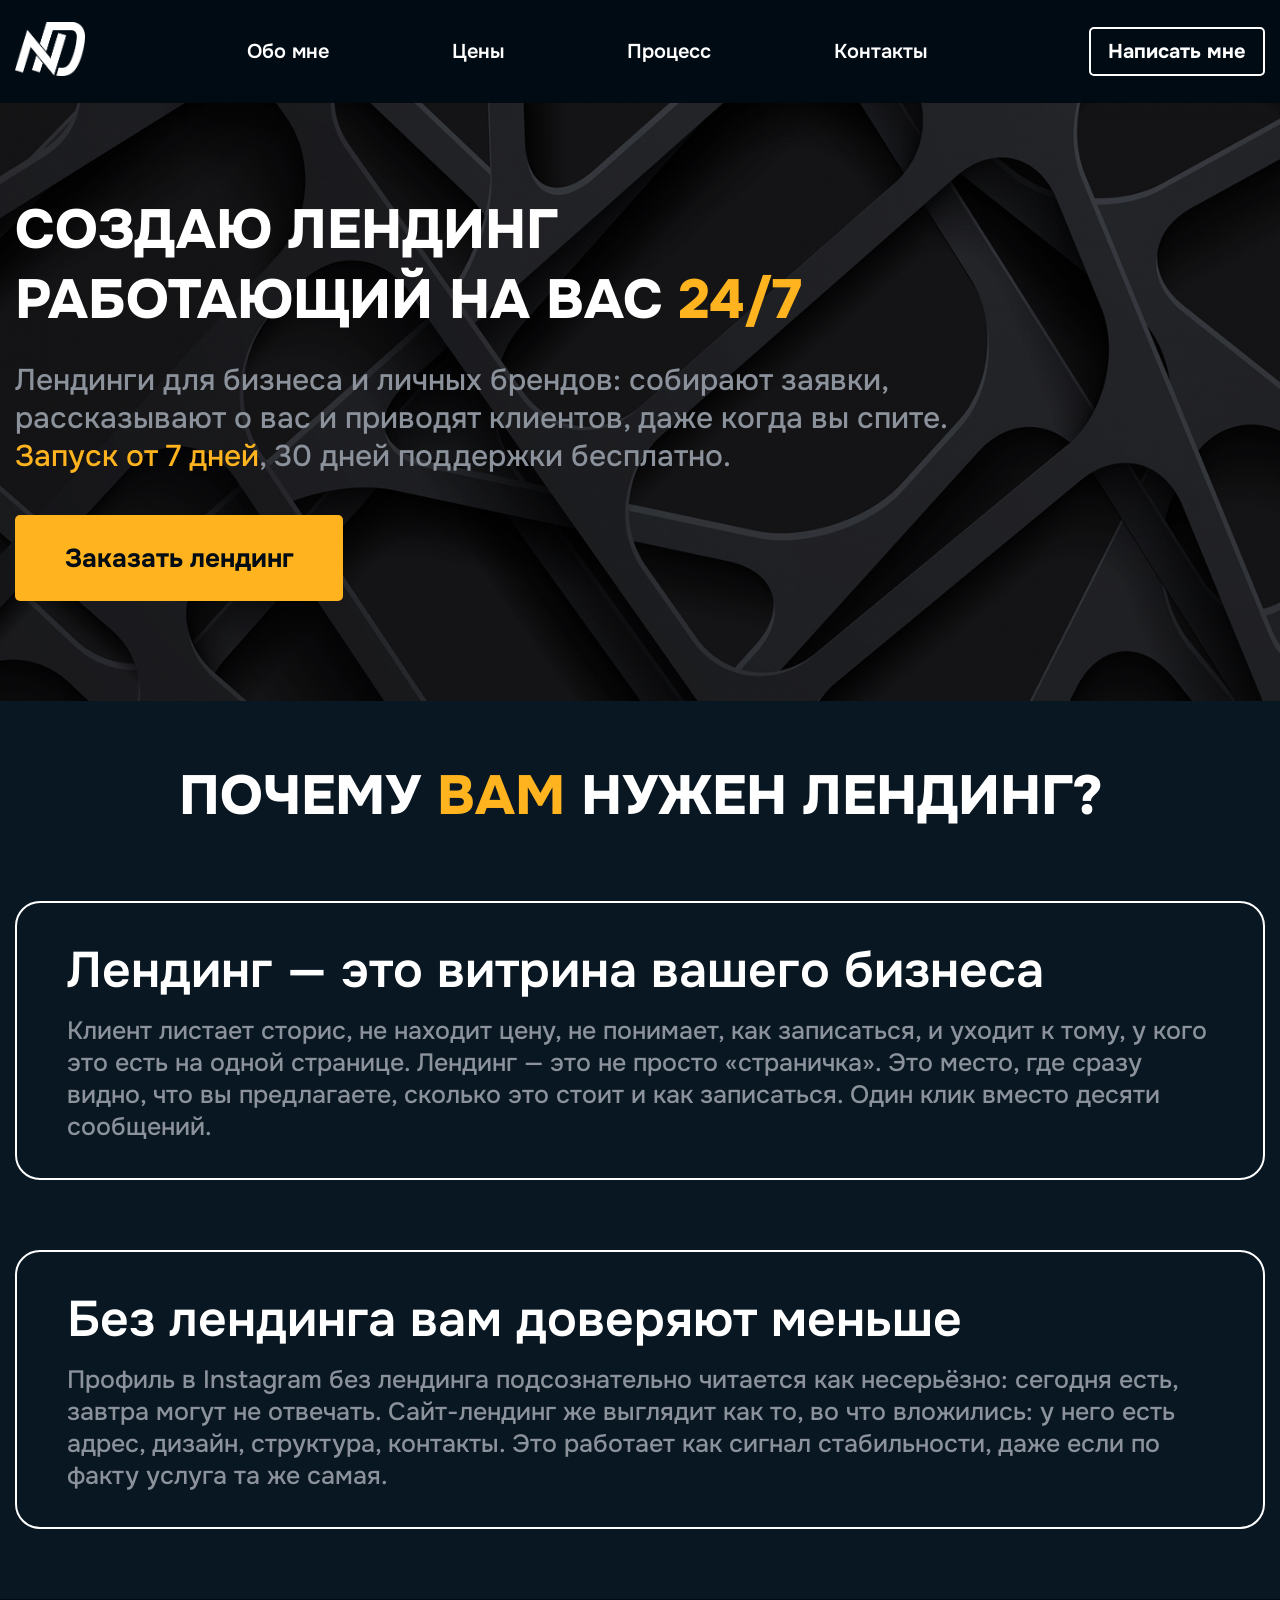
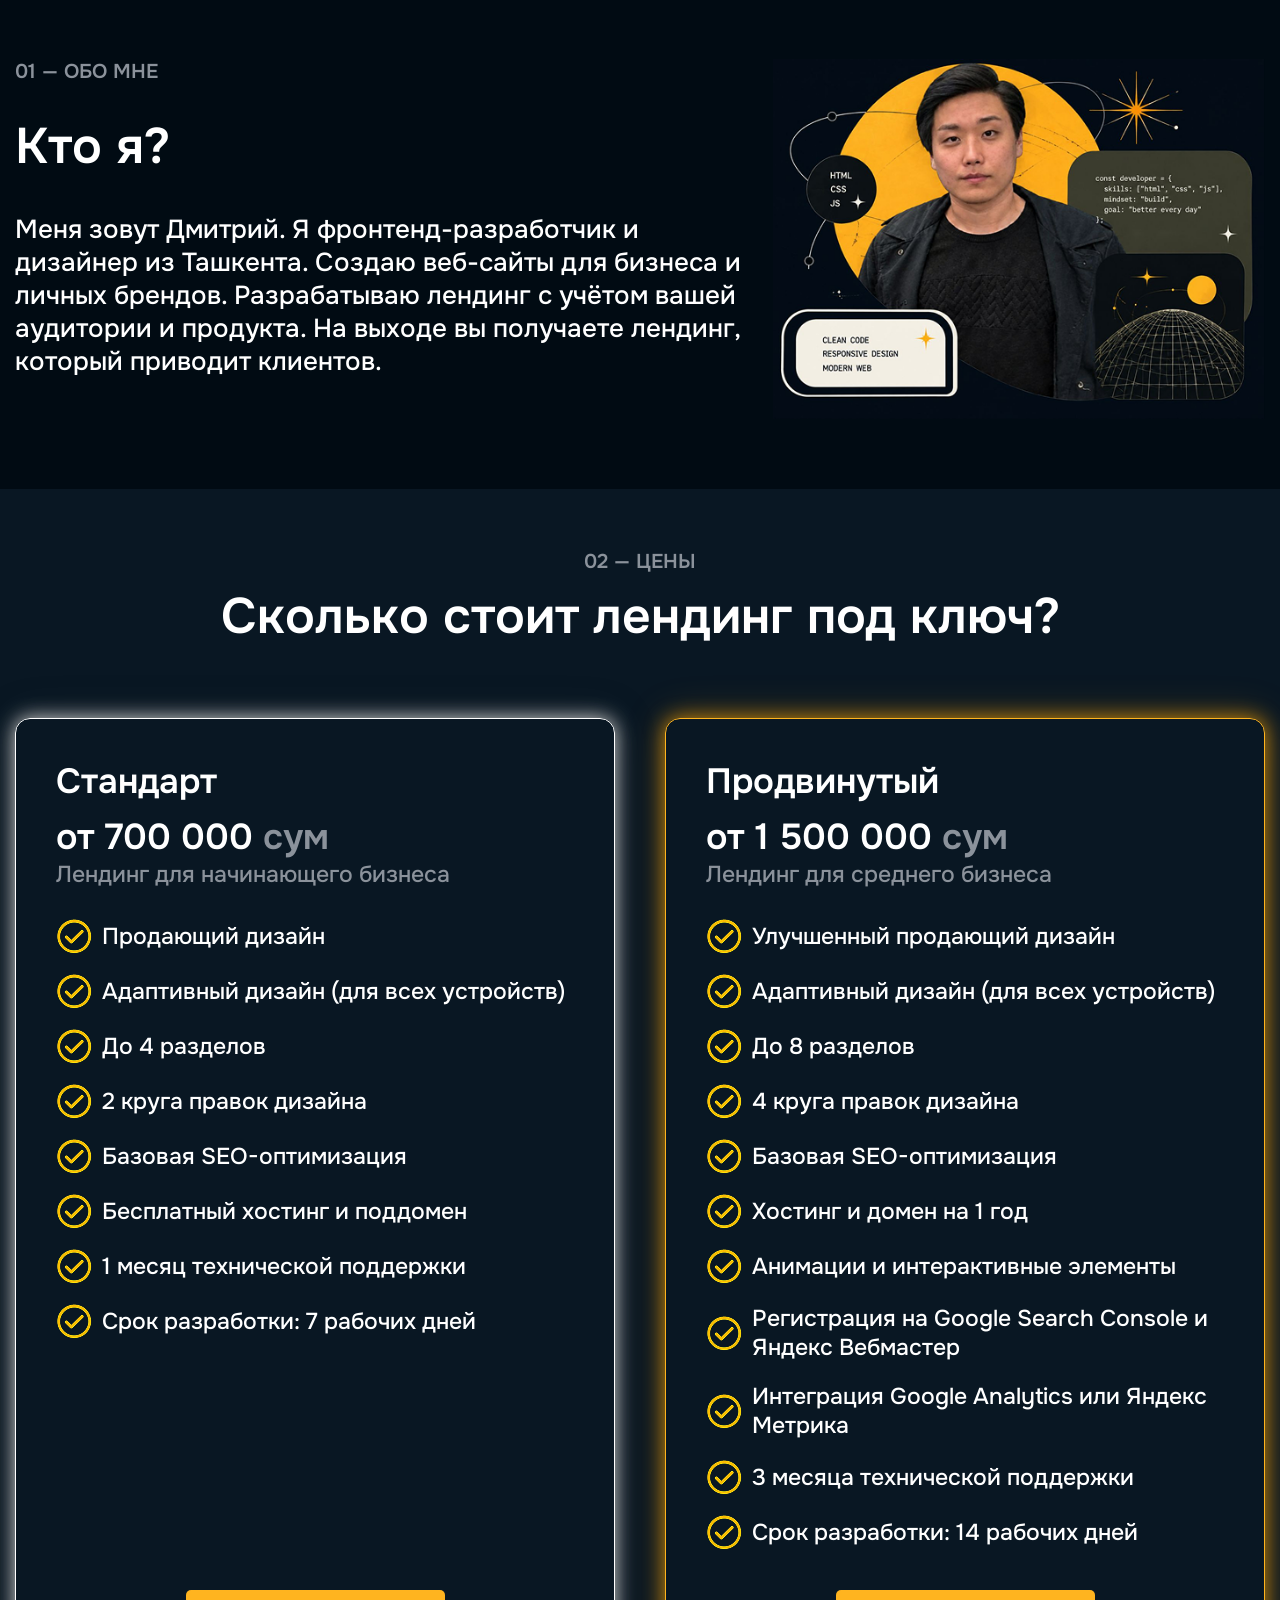
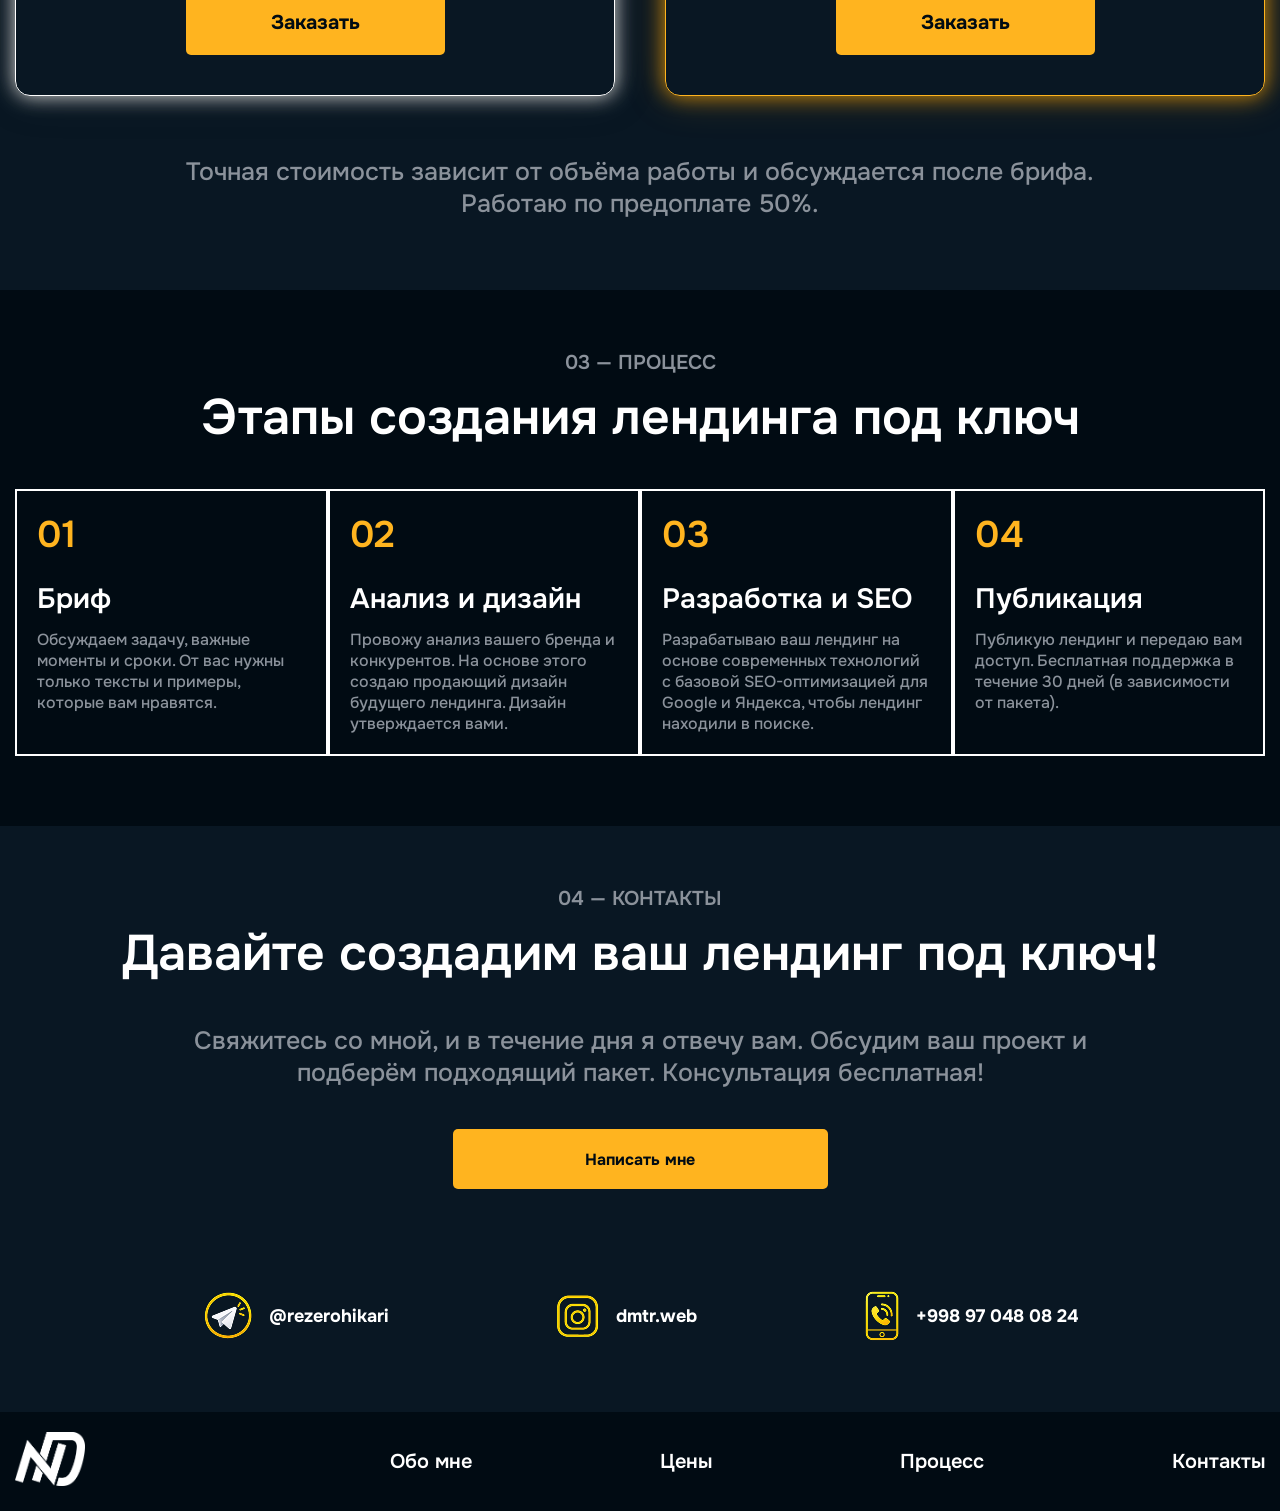
<file: index.html>
<!DOCTYPE html>
<html lang="ru">
<head>
    <meta charset="UTF-8">

    <meta name="google-site-verification" content="KIfWiP0WbK-60u3DD8FT5vbFdm4KnaUSmSQOxGqjL34" />
    <meta name="yandex-verification" content="d9ec1a1f334771f1" />

    <!-- Google tag (gtag.js) -->
    <script async src="https://www.googletagmanager.com/gtag/js?id=G-TFRGVSZVQJ"></script>
        <script>
        window.dataLayer = window.dataLayer || [];
        function gtag(){dataLayer.push(arguments);}
        gtag('js', new Date());

        gtag('config', 'G-TFRGVSZVQJ');
    </script>

    <!-- Yandex.Metrika counter -->
    <script type="text/javascript">
        (function(m,e,t,r,i,k,a){
            m[i]=m[i]||function(){(m[i].a=m[i].a||[]).push(arguments)};
            m[i].l=1*new Date();
            for (var j = 0; j < document.scripts.length; j++) {if (document.scripts[j].src === r) { return; }}
            k=e.createElement(t),a=e.getElementsByTagName(t)[0],k.async=1,k.src=r,a.parentNode.insertBefore(k,a)
        })(window, document,'script','https://mc.yandex.ru/metrika/tag.js?id=113083922', 'ym');

        ym(113083922, 'init', {ssr:true, webvisor:true, clickmap:true, ecommerce:"dataLayer", referrer: document.referrer, url: location.href, accurateTrackBounce:true, trackLinks:true});
    </script>
    <noscript><div><img src="https://mc.yandex.ru/watch/113083922" style="position:absolute; left:-9999px;" alt="" /></div></noscript>
    <!-- /Yandex.Metrika counter -->    
    
    <meta name="viewport" content="width=device-width, initial-scale=1.0">
    <title>Дмитрий Нам — Разработка лендингов под ключ в Ташкенте | Landing Page</title>
    <meta name="description" content="Фронтенд-разработчик и дизайнер создаёт лендинги для бизнеса: магазины, услуги, портфолио. Адаптивно, быстро, с SEO. Первая консультация бесплатна.">

    <link rel="icon" type="image/png" href="images/site-icon.png">

    <meta property="og:title" content="Дмитрий Нам — Разработка лендингов под ключ">
    <meta property="og:description" content="Создаю продающие лендинги для бизнеса и личных брендов.">
    <meta property="og:image" content="https://dmtr-web.vercel.app/images/preview.jpg">
    <meta property="og:url" content="https://dmtr-web.vercel.app/">
    <meta property="og:type" content="website">
    <meta property="og:site_name" content="Дмитрий Нам">
    <link rel="canonical" href="https://dmtr-web.vercel.app/">
    <meta property="og:locale" content="ru_RU">

    <link rel="stylesheet" href="style.css">
    <link rel="stylesheet" href="media.css">

    <script type="application/ld+json">
    {
      "@context": "https://schema.org",
      "@type": "Person",
      "name": "Дмитрий Нам",
      "jobTitle": "Фронтенд-разработчик и дизайнер",
      "url": "https://dmtr-web.vercel.app/",
      "telephone": "+998970480824",
      "sameAs": [
        "https://t.me/rezerohikari",
        "https://instagram.com/frontend.dmitry"
      ]
    }
    </script>
</head>
<body>
    <header class="header">
        <div class="container header__container">
            <a href="index.html" class="header__logo-link"><img src="images/logo-light.png" alt="Нам Дмитрий" class="header__logo-img"></a>
            <button class="header__bars-btn" aria-label="Открыть меню">
                <img src="images/bars.png" class="header__bars-img" alt="">
            </button>
            <nav class="header__nav" aria-label="Основная навигация">
                <a href="#about" class="header__link">Обо мне</a>
                <!-- <a href="#portfolio" class="header__link">Портфолио</a> -->
                <a href="#pricing" class="header__link">Цены</a>
                <a href="#process" class="header__link">Процесс</a>
                <!-- <a href="#reviews" class="header__link">Отзывы</a> -->
                <a href="#contacts" class="header__link">Контакты</a>
            </nav>
            <a href="https://t.me/rezerohikari" class="header__chat-btn btn-primary" target="_blank" rel="noopener">Написать мне</a>
        </div>
    </header>

    <main>
        <section class="hero">
            <div class="container hero__container">
                <div class="hero__content">
                    <h1 class="hero__title">Создаю лендинг работающий на вас <span class="accent">24/7</span></h1>
                    <p class="hero__description">Лендинги для бизнеса и личных брендов: собирают заявки, рассказывают о вас и приводят клиентов, даже когда вы спите. <span class="accent">Запуск от 7 дней</span>, 30 дней поддержки бесплатно.</p>
                    <div class="hero__actions temporary-action">
                        <a href="https://t.me/rezerohikari" class="hero__btn hero__btn--primary" target="_blank" rel="noopener">Заказать лендинг</a>
                        <!-- <a href="#portfolio" class="hero__btn hero__btn--secondary">Мои проекты</a> -->
                    </div>
                </div>
            </div>
        </section>

        <section class="benefits section-primary">
            <div class="benefits__container container">
                <h2 class="benefits__title">Почему <span class="accent">вам</span> нужен лендинг?</h2>
                <div class="benefits__list">
                    <div class="benefits__item cursor-hover">
                        <h3 class="benefits__item-title">Лендинг — это витрина вашего бизнеса</h3>
                        <p class="benefits__item-description">Клиент листает сторис, не находит цену, не понимает, как записаться, и уходит к тому, у кого это есть на одной странице. Лендинг — это не просто «страничка». Это место, где сразу видно, что вы предлагаете, сколько это стоит и как записаться. Один клик вместо десяти сообщений.</p>
                    </div>

                    <div class="benefits__item cursor-hover">
                        <h3 class="benefits__item-title">Без лендинга вам доверяют меньше</h3>
                        <p class="benefits__item-description">Профиль в Instagram без лендинга подсознательно читается как несерьёзно: сегодня есть, завтра могут не отвечать. Сайт-лендинг же выглядит как то, во что вложились: у него есть адрес, дизайн, структура, контакты. Это работает как сигнал стабильности, даже если по факту услуга та же самая.</p>
                    </div>
                </div>
            </div>
        </section>

        <section class="about section-primary second-bg" id="about">
            <div class="container about__container">
                <div class="about__content">
                    <div class="about__info-block">
                        <p class="about__label label-primary">01 — ОБО МНЕ</p>
                        <h2 class="about__title title-primary">Кто я?</h2>
                        <p class="about__text">Меня зовут Дмитрий. Я фронтенд-разработчик и дизайнер из Ташкента. Создаю веб-сайты для бизнеса и личных брендов. Разрабатываю лендинг с учётом вашей аудитории и продукта. На выходе вы получаете лендинг, который приводит клиентов.</p>
                    </div>
                    <img src="images/about.png" alt="Дмитрий — фронтенд-разработчик и дизайнер лендингов из Ташкента" class="about__img">
                </div>

            </div>
        </section>
<!-- 
        <section class="portfolio section-primary" id="portfolio">
            <div class="portfolio__container container">
                <p class="portfolio__label label-primary">02 — ПОРТФОЛИО</p>
                <h2 class="portfolio__title title-primary">Мои проекты</h2>

                <div class="portfolio__grid">
                    <div class="portfolio__column">
                        <article class="project-card cursor-hover">
                            <div class="project-card__img-box">
                                <img src="images/project-urban.jpg" alt="Лендинг Urban Loom" class="project-card__img">
                                <div class="project-card__img-bg">
                                    <a href="#" class="project-card__img-link btn-primary">Посетить</a>
                                </div>
                            </div>
                            <div class="project-card__info">
                                <h3 class="project-card__title accent">URBAN LOOM</h3>
                                <p class="project-card__category">магазин одежды</p>
                                <p class="project-card__description">Каталог-лендинг с фильтром по категориям (худи, футболки, аксессуары), карточками товаров и кнопкой быстрого заказа через Telegram-бота вместо корзины и оплаты. </p>
                            </div>
                        </article>
                    </div>

                    <div class="portfolio__column">
                        <article class="project-card cursor-hover">
                            <div class="project-card__img-box">
                                <img src="images/project-alina.jpg" alt="Лендинг Alina Studio" class="project-card__img">
                                <div class="project-card__img-bg">
                                    <a href="#" class="project-card__img-link btn-primary">Посетить</a>
                                </div>
                            </div>
                            <div class="project-card__info">
                                <h3 class="project-card__title accent">Alina Studio</h3>
                                <p class="project-card__category">дизайнер</p>
                                <p class="project-card__description">Персональная страница-портфолио с галереей проектов до/после, фильтром по типу работ, формой заявки на консультацию с отправкой в Telegram и разделом отзывов клиентов.</p>
                            </div>
                        </article>
                    </div>

                    <div class="portfolio__column portfolio__column--last">
                        <article class="project-card cursor-hover project-card--last">
                            <div class="project-card__img-box">
                                <img src="images/project-coffe.jpg" alt="Лендинг Camden Coffee" class="project-card__img">
                                <div class="project-card__img-bg">
                                    <a href="#" class="project-card__img-link btn-primary">Посетить</a>
                                </div>
                            </div>
                            <div class="project-card__info">
                                <h3 class="project-card__title accent">Camden Coffee</h3>
                                <p class="project-card__category">кофейня</p>
                                <p class="project-card__description">Лендинг с меню (кофе, десерты, завтраки) с ценами и фото, интерактивной картой с адресом и часами работы, кнопкой брони столика через Telegram.</p>
                            </div>
                        </article>
                    </div>
                </div>
            </div>
        </section> -->

        <section class="pricing section-primary" id="pricing">
            <div class="pricing__container container">
                <p class="pricing__label label-primary">02 — ЦЕНЫ</p>
                <h2 class="pricing__title title-primary">Сколько стоит лендинг под ключ?</h2>

                <div class="pricing__grid">
                    <article class="pricing-card">
                        <h3 class="pricing-card__title">Стандарт</h3>
                        <p class="pricing-card__price">от 700 000 <span class="pricing-card__muted">сум</span></p>
                        <p class="pricing-card__description">Лендинг для начинающего бизнеса</p>

                        <ul class="pricing-card__list">
                            <li class="pricing-card__item">Продающий дизайн</li>
                            <li class="pricing-card__item">Адаптивный дизайн (для всех устройств)</li>
                            <li class="pricing-card__item">До 4 разделов</li>
                            <li class="pricing-card__item">2 круга правок дизайна</li>
                            <li class="pricing-card__item">Базовая SEO-оптимизация</li>
                            <li class="pricing-card__item">Бесплатный хостинг и поддомен</li>
                            <li class="pricing-card__item">1 месяц технической поддержки</li>
                            <li class="pricing-card__item">Срок разработки: 7 рабочих дней</li>
                        </ul>

                        <a href="https://t.me/rezerohikari" class="pricing-card__btn btn-primary pricing-card__btn--first" target="_blank" rel="noopener">Заказать</a>
                    </article>

                    <article class="pricing-card pricing-card--accent">
                        <h3 class="pricing-card__title">Продвинутый</h3>
                        <p class="pricing-card__price">от 1 500 000 <span class="pricing-card__muted">сум</span></p>
                        <p class="pricing-card__description">Лендинг для среднего бизнеса</p>

                        <ul class="pricing-card__list">
                            <li class="pricing-card__item">Улучшенный продающий дизайн</li>
                            <li class="pricing-card__item">Адаптивный дизайн (для всех устройств)</li>
                            <li class="pricing-card__item">До 8 разделов</li>
                            <li class="pricing-card__item">4 круга правок дизайна</li>
                            <li class="pricing-card__item">Базовая SEO-оптимизация</li>
                            <li class="pricing-card__item">Хостинг и домен на 1 год</li>
                            <li class="pricing-card__item">Анимации и интерактивные элементы</li>
                            <li class="pricing-card__item">Регистрация на Google Search Console и Яндекс Вебмастер</li>
                            <li class="pricing-card__item">Интеграция Google Analytics или Яндекс Метрика</li>
                            <li class="pricing-card__item">3 месяца технической поддержки</li>
                            <li class="pricing-card__item">Срок разработки: 14 рабочих дней</li>
                        </ul>

                        <a href="https://t.me/rezerohikari" class="pricing-card__btn btn-primary" target="_blank" rel="noopener">Заказать</a>
                    </article>
                </div>

                <p class="pricing__note">Точная стоимость зависит от объёма работы и обсуждается после брифа. Работаю по предоплате 50%.</p>
            </div>
        </section>

        <section class="process section-primary second-bg" id="process">
            <div class="process__container container">
                <p class="process__label label-primary">03 — ПРОЦЕСС</p>
                <h2 class="process__title title-primary">Этапы создания лендинга под ключ</h2>
                <ol class="process__steps">
                    <li class="process__step">
                        <span class="process__step-number">01</span>
                        <h3 class="process__step-title">Бриф</h3>
                        <p class="process__step-description">Обсуждаем задачу, важные моменты и сроки. От вас нужны только тексты и примеры, которые вам нравятся.</p>
                    </li>
                    <li class="process__step">
                        <span class="process__step-number">02</span>
                        <h3 class="process__step-title">Анализ и дизайн</h3>
                        <p class="process__step-description">Провожу анализ вашего бренда и конкурентов. На основе этого создаю продающий дизайн будущего лендинга. Дизайн утверждается вами.</p>
                    </li>
                    <li class="process__step">
                        <span class="process__step-number">03</span>
                        <h3 class="process__step-title">Разработка и SEO</h3>
                        <p class="process__step-description">Разрабатываю ваш лендинг на основе современных технологий с базовой SEO-оптимизацией для Google и Яндекса, чтобы лендинг находили в поиске.</p>
                    </li>
                    <li class="process__step">
                        <span class="process__step-number">04</span>
                        <h3 class="process__step-title">Публикация</h3>
                        <p class="process__step-description">Публикую лендинг и передаю вам доступ. Бесплатная поддержка в течение 30 дней (в зависимости от пакета).</p>
                    </li>
                </ol>
            </div>
        </section>

        <!-- <section class="reviews section-primary second-bg" id="reviews">
            <div class="reviews__container container">
                <p class="reviews__label label-primary">05 — ОТЗЫВЫ</p>
                <h2 class="reviews__title title-primary">Отзывы заказчиков</h2>

                <div class="reviews__slider slider">
                    <div class="reviews__slider-track track">
                        <div class="reviews__slider-item item">
                            <article class="review">
                                <header class="review__header">
                                    <img src="images/review-man.png" alt="Ангелина" class="review__avatar">
                                    <div class="review__author">
                                        <p class="review__name">Ангелина</p>
                                        <p class="review__role">Маркетолог</p>
                                    </div>
                                    <img src="images/quotes.png" alt="" class="review__quotte-icon">
                                </header>

                                <blockquote class="review__text">“Заказывала лендинг для студии. Дмитрий сам предложил структуру, всё объяснил и сдал сайт в срок. Через неделю после запуска пошли первые заявки.”</blockquote>
                            </article>
                        </div>
                        <div class="reviews__slider-item item">
                            <article class="review">
                                <header class="review__header">
                                    <img src="images/review-girl.png" alt="Ангелина" class="review__avatar">
                                    <div class="review__author">
                                        <p class="review__name">Тимур</p>
                                        <p class="review__role">Фотограф</p>
                                    </div>
                                    <img src="images/quotes.png" alt="" class="review__quotte-icon">
                                </header>

                                <blockquote class="review__text">“Нужна была страница, где будут мои работы и контакты. Получилось аккуратно и понятно, а на телефоне выглядит так же хорошо, как на компьютере. Правки внёс быстро.”</blockquote>
                            </article>
                        </div>
                    </div>

                    <div class="reviews__slider-actions actions">
                        <button class="reviews__slider-btn prev-btn"><img src="images/btn-prev.png" alt="Назад" class="reviews__slider-icon"></button>
                        <button class="reviews__slider-btn next-btn"><img src="images/btn-next.png" alt="Вперед" class="reviews__slider-icon"></button>
                    </div>
                </div>
            </div>
        </section> -->

        <section class="contacts section-primary" id="contacts">
            <div class="contacts__container container">
                <p class="contacts__label label-primary">04 — КОНТАКТЫ</p>
                <h2 class="contacts__title title-primary">Давайте создадим ваш лендинг под ключ!</h2>
                <p class="contacts__subtitle">Свяжитесь со мной, и в течение дня я отвечу вам. Обсудим ваш проект и подберём подходящий пакет. Консультация бесплатная!</p>
                <div class="contacts__actions temporary-action">
                    <a href="https://t.me/rezerohikari" class="contacts__btn btn-primary contacts__btn--accent" target="_blank" rel="noopener">Написать мне</a>
                    <!-- <a href="#portfolio" class="contacts__btn btn-primary">Посмотреть проекты</a> -->
                </div>

                <ul class="contacts__list">
                    <li class="contacts__item">
                        <img src="images/contacts-telegram.png" alt="" class="contacts__icon">
                        <a href="https://t.me/rezerohikari" class="contacts__link" target="_blank" rel="noopener">@rezerohikari</a>
                    </li>

                    <li class="contacts__item">
                        <img src="images/contacts-instagram.png" alt="" class="contacts__icon">
                        <a href="https://www.instagram.com/dmtr.web" class="contacts__link" target="_blank" rel="noopener">dmtr.web</a>
                    </li>

                    <li class="contacts__item">
                        <img src="images/contacts-phone.png" alt="" class="contacts__icon">
                        <a href="tel:+998970480824" class="contacts__link">+998 97 048 08 24</a>
                    </li>
                </ul>
            </div>
        </section>
    </main>

    <footer class="footer second-bg">
        <div class="footer__container container">
            <a href="index.html" class="footer__logo-link"><img src="images/logo-light.png" alt="Нам Дмитрий" class="footer__logo-img"></a>
            <nav class="footer__nav" aria-label="Навигация в подвале сайта">
                <a href="#about" class="footer__link">Обо мне</a>
                <!-- <a href="#portfolio" class="footer__link">Портфолио</a> -->
                <a href="#pricing" class="footer__link">Цены</a>
                <a href="#process" class="footer__link">Процесс</a>
                <!-- <a href="#reviews" class="footer__link">Отзывы</a> -->
                <a href="#contacts" class="footer__link">Контакты</a>
            </nav>
        </div>
    </footer>
    <script src="script.js"></script>
</body>
</html>
</file>
<file: style.css>
@font-face {
    font-family: 'Onest';
    src: url(fonts/Onest-Regular.ttf) format('truetype');
    font-weight: 400;
}

@font-face {
    font-family: 'Onest';
    src: url(fonts/Onest-Medium.ttf) format('truetype');
    font-weight: 500;
}

@font-face {
    font-family: 'Onest';
    src: url(fonts/Onest-Bold.ttf) format('truetype');
    font-weight: 700;
}

@font-face {
    font-family: 'Onest';
    src: url(fonts/Onest-SemiBold.ttf) format('truetype');
    font-weight: 600;
}

@font-face {
    font-family: 'Onest';
    src: url(fonts/Onest-ExtraBold.ttf) format('truetype');
    font-weight: 800;
}

:root {
    --bg-primary: #010B13;
    --bg-secondary: #091723;
    --accent: #FFB41F;
    --text-muted: #8B929B;
    --text-primary: #fff;
    --slide-preview: 1;
}

* {
    margin: 0;
    padding: 0;
    box-sizing: border-box;
    font-family: inherit;
}

ul, ol, li {
    list-style: none;
}

a {
    text-decoration: none;
}

body {
    font-family: "Onest";
    background: var(--bg-secondary);
    padding-top: 95px;
    color: var(--text-muted);
    font-weight: 500;
}

.section-primary {
    padding: 40px 0 50px;
}

.container {
    max-width: 1280px;
    padding: 0 15px;
    margin: 0 auto;
}

.btn-primary {
    padding: 10px 17px;
    background: none;
    border: 2px solid var(--text-primary);
    border-radius: 5px;
    color: var(--text-primary);
    font-weight: 700;
    font-size: 20px;
    transition: 0.3s;
    cursor: pointer;
}

.label-primary {
    font-size: 20px;
    font-weight: 600;
    text-align: center;
}

.title-primary {
    font-size: 35px;
    font-weight: 600;
    color: var(--text-primary);
    margin: 10px 0 40px;
    text-align: center;
}

.second-bg {
    background: var(--bg-primary);
}

.cursor-hover {
    transition: 0.3s;
}

.cursor-hover:hover {
    border-color: var(--accent);
    box-shadow: 
    0 0 20px rgba(255, 165, 0, 0.5),
    0 0 40px rgba(255, 165, 0, 0.25);
    transform: scale(1.03);
}

.slider {
    overflow: hidden;
}

.track {
    display: flex;
    transition: 0.3s;
}

.item {
    width: 100%;
    flex-shrink: 0;
    display: flex;
    justify-content: center;
    align-items: center;
}


/* header------------------------------------------------ */
.header__chat-btn {display: none;}

.header {
    background: #010b13f3;
    width: 100%;
    padding-top: 18px;
    position: fixed;
    left: 0;
    top: 0;
    z-index: 999;
}

.header__bars-btn {
    background: none;
    border: none;
    margin-right: 15px;
    cursor: pointer;
}

.header__container {
    display: flex;
    align-items: center;
    flex-wrap: wrap;
    justify-content: space-between;
    padding: 0;
}

.header__nav {
    width: 100%;
    margin-top: 18px;
    display: flex;
    flex-direction: column;
    height: 0;
    overflow: hidden;
    transition: 0.5s;
}

.header__link {
    padding: 16px;
    border-bottom: 2px solid var(--text-muted);
    color: var(--text-primary);
    font-size: 20px;
    font-weight: 600;
    cursor: pointer;
    transition: 0.3s;
}

.header__link:hover {
    color: var(--accent);
}

.header__link:first-child {
    border-top: 2px solid var(--text-muted);
}

.header__logo-link {
    margin-left: 15px;
}

.header__logo-img,
.footer__logo-img {
    width: 70px;

}
.header__bars-img {
    width: 50px;
}


/* hero------------------------------------------------ */

.hero {
    background: url(images/hero-bg.jpg) center center / cover no-repeat;
    padding: 60px 0;
}

.hero__title {
    color: var(--text-primary);
    text-transform: uppercase;
    font-size: 34px;
    font-weight: 800;
    max-width: 580px;
}

.accent {
    color: var(--accent);
}

.hero__description {
    font-size: 22px;
    margin: 26px 0 40px;
}

.hero__btn {
    background: none;
    border: 3px solid var(--text-primary);
    width: 45%;
    height: 55px;
    display: flex;
    align-items: center;
    justify-content: center;
    border-radius: 5px;
    font-weight: 700;
    color: var(--text-primary);
}

.hero__btn--primary {
    border: none;
    background: var(--accent);
    color: var(--bg-primary);
}

.hero__actions {
    display: flex;
    justify-content: space-between;
}

.hero__content {
    max-width: 934px;
}


/* benefits------------------------------------------------ */
.benefits__title {
    font-size: 32px;
    font-weight: 800;
    color: var(--text-primary);
    text-align: center;
    text-transform: uppercase;
}

.benefits__item {
    padding: 23px 16px;
    border: 2px solid var(--text-primary);
    border-radius: 25px;
    margin-top: 25px;
}

.benefits__item-title {
    font-size: 24px;
    font-weight: 600;
    color: var(--text-primary);
}

.benefits__item-description {
    margin-top: 13px;
}


/* about------------------------------------------------ */
.about__text {
    font-size: 18px;
    color: var(--text-primary);
    margin-bottom: 34px;
}

.about__img {
    width: 100%;
    height: auto;
    display: block;
    max-width: 500px;
    margin: 0 auto;
}


/* portfolio------------------------------------------------ */

.project-card__img {
    width: 100%;
    height: auto;
    display: block;
}

.project-card {
    border-radius: 15px;
    overflow: hidden;
    border: 1px solid var(--text-primary);
}

.project-card__info {
    padding: 15px;
}

.project-card__title,
.project-card__category {
    font-size: 22px;
    font-weight: 600;
    line-height: 25px;
}

.project-card__category {
    color: var(--text-primary);
    margin-bottom: 15px;
}

.portfolio__column:not(:last-child) {
    margin-bottom: 40px;
}

.project-card__img-box {
    position: relative;
}

.project-card__img-bg {
    position: absolute;
    width: 100%;
    height: 100%;
    top: 0;
    left: 0;
    background: #010b13a0;
    display: flex;
    justify-content: center;
    align-items: end;
    opacity: 0;
    transition: 0.3s;
}

.project-card__img-link {
    margin-bottom: 25px;
    background: var(--accent);
    color: var(--bg-primary);
    border: none;
    pointer-events: none;
    padding: 10px 50px;
}

.project-card:hover .project-card__img-bg {
    opacity: 1;
}

.project-card:hover .project-card__img-link {
    pointer-events: auto;
}


/* pricing------------------------------------------------ */
.pricing-card {
    padding: 25px;
    border: 1px solid var(--text-primary);
    border-radius: 15px;
    box-shadow: 
    0 0 20px rgba(229, 228, 226, 0.936),
    0 0 40px rgba(69, 67, 64, 0.25);
    transition: 0.3s;
}

.pricing-card:hover {
    transform: scale(1.03);
}

.pricing-card__title {
    font-size: 28px;
    font-weight: 600;
    color: var(--text-primary);
}

.pricing-card__price {
    font-size: 30px;
    font-weight: 600;
    color: var(--text-primary);
    margin-top: 10px;
}

.pricing-card__muted {
    color: var(--text-muted);
}

.pricing-card__list {
    margin-top: 30px;
}

.pricing-card__item {
    color: var(--text-primary);
    display: flex;
    align-items: center;
    font-size: 16px;
}

.pricing-card__item:not(:last-child) {
    margin-bottom: 20px;
}

.pricing-card__item::before {
    content: url(images/pricing-icon.png);
    line-height: 0;
    margin-right: 10px;
}

.pricing-card__btn {
    margin: 40px auto 0;
    display: block;
    width: 50%;
    display: flex;
    justify-content: center;
    color: var(--bg-primary);
    background: var(--accent);
    border: none;
}

.pricing-card--accent {
    border-color: var(--accent);
    box-shadow: 
    0 0 20px rgba(255, 166, 0, 0.732),
    0 0 40px rgba(255, 165, 0, 0.25);
    margin-top: 40px;
}

.pricing__note {
    margin-top: 50px;
    text-align: center;
}

.pricing__grid {
    margin-top: 40px;
}

.pricing-card__btn:hover {
    background: var(--text-primary);
}


/* process------------------------------------------------ */
.process__step {
    padding: 20px;
    border: 2px solid var(--text-primary);
    transition: 0.3s;
}

.process__step-number {
    font-weight: 600;
    font-size: 37px;
    color: var(--accent);
}

.process__step-title {
    font-weight: 600;
    font-size: 28px;
    margin: 23px 0 12px;
    color: var(--text-primary);
}

.process__step:hover {
    background: var(--accent);
}

.process__step:hover .process__step-title,
.process__step:hover .process__step-number,
.process__step:hover .process__step-description {
    color: var(--bg-primary);
}


/* reviwes------------------------------------------------ */
.review {
    border: 2px solid var(--text-primary);
    border-radius: 10px;
    padding: 15px;
}

.review__header {
    display: flex;
    align-items: center;
    margin-bottom: 20px;
}

.review__avatar {
    height: 50px;
    margin-right: 10px;
}


.review__quotte-icon {
    height: 30px;
    margin-left: auto;
}

.review__name {
    color: var(--accent);
}

.review__role {
    color: var(--text-primary);
}

.reviews__slider-btn {
    border: 3px solid var(--accent);
    border-radius: 50%;
    height: 80px;
    width: 80px;
    display: flex;
    justify-content: center;
    align-items: center;
    background: none;
    transition: 0.3s;
}

.reviews__slider-btn:hover {
    border-color: var(--text-primary);
}

.reviews__slider-actions {
    margin: 40px auto 0;
    width: 210px;
    display: flex;
    justify-content: space-between;
}


/* contacts------------------------------------------------ */
.contacts__title {
    font-size: 30px;
}

.contacts__subtitle {
    font-size: 20px;
    text-align: center;
}

.contacts__btn {
    width: 45%;
    display: block;
    font-size: 16px;
    display: flex;
    justify-content: center;
    align-items: center;
    text-align: center;
}

.contacts__actions {
    display: flex;
    justify-content: space-between;
    margin-top: 40px;
}

.contacts__btn--accent {
    background: var(--accent);
    color: var(--bg-primary);
    border: none;
}

.contacts__link {
    color: var(--text-primary);
    font-weight: 700;
    font-size: 18px;
    margin-left: 15px;
}

.contacts__item {
    display: flex;
    align-items: center;
}

.contacts__item:not(:last-child) {
    margin-bottom: 20px;
}

.contacts__list {
    width: 241px;
    margin: 0 auto;
    margin-top: 50px;
}


/* footer------------------------------------------------ */
.footer {
    padding: 20px 0;
}

.footer__container {
    display: flex;
    justify-content: center;
}

.footer__nav {
    display: none;
}




.temporary-action {
    justify-content: center;
}
</file>
<file: media.css>
@media (min-width: 480px) {
    .contacts__btn {
        height: 60px;
    }
}

@media (min-width: 640px) {
    .portfolio__grid {
        display: grid;
        grid-template-columns: 1fr 1fr;
        gap: 20px;
    }

    .portfolio__column--last {
        grid-column: 1 / span 2;
        justify-items: center;
    }

    .project-card--last {
        width: 50%;
    }

    .portfolio .portfolio__column {
        margin: 0;
    }

    .project-card {
        height: 440px;
    }

    .project-card__info {
        padding: 20px;
    }

    .pricing-card__title {
        font-size: 35px;
    }

    .pricing-card__price {
        font-size: 36px;
    }

    .pricing-card__description,
    .pricing-card__item {
        font-size: 23px;
    }

    .pricing-card__btn {
        padding: 20px 0;
    }

    .pricing__note {
        font-size: 25px;
    }

    .process__steps {
        display: grid;
        grid-template-columns: 1fr 1fr;
    }

    .review__name,
    .review__role {
        font-size: 28px;
    }

    .review__text {
        font-size: 23px;
    }

    .review__avatar {
        height: 75px;
    }

    .review__quotte-icon {
        height: 40px;
    }

    .review {
        padding: 25px;
    }

    .contacts__btn {
        width: 30%;
        margin: 0 20px;
    }

    .contacts__actions {
        justify-content: center;
    }

    .contacts__list {
        display: flex;
        justify-content: space-between;
        align-items: center;
        width: 100%;
        margin-top: 100px;
    }

    .contacts .contacts__item {
        margin: 0;
    }
}

@media (min-width: 768px) {
    .title-primary {
        font-size: 50px;
    }

    .hero__actions {
        justify-content: start;
    }

    .hero__btn--primary {
        margin-right: 60px;
    }

    .hero__btn {
        width: 300px;
        height: 75px;
        font-size: 25px;
    }

    .hero__title {
        font-size: 44px;
        max-width: 628px;
    }

    .hero__description {
        font-size: 27px;
    }

    .hero {
        padding: 80px 0;
    }

    .benefits__title {
        font-size: 40px;
    }

    .benefits__item-title {
        font-size: 35px;
    }

    .benefits__item-description {
        font-size: 20px;
    }

    .benefits__item {
        margin-top: 40px;
        padding: 30px 20px;
    }

    .about__text {
        font-size: 20px;
        margin: 0;
    }

    .about__img {
        max-width: none;
    }

    .about__content {
        display: grid;
        grid-template-columns: 1.5fr 1fr;
        gap: 20px;
        align-items: center;
    }

    .about__title,
    .about__label {
        text-align: left;
    }

    .about__title {
        margin: 30px 0 35px;
    }

    .portfolio__grid {
        grid-template-columns: repeat(3, 1fr);
    }

    .portfolio__column--last {
        grid-column: auto;
    }

    .project-card--last {
        width: auto;
    }

    .pricing__grid {
        display: grid;
        grid-template-columns: 1fr 1fr;
        gap: 20px;
    }

    .pricing-card--accent {
        margin: 0;
    }

    .pricing-card {
        display: flex;
        flex-direction: column;
    }

    .pricing-card__btn--first {
        margin-top: auto;
    }

    .contacts__subtitle {
        font-size: 25px;
        max-width: 931px;
        margin: 0 auto;
    }

    .footer__nav {
        display: flex;
        justify-content: space-between;
        width: 80%;
    }

    .footer__link {
        color: var(--text-primary);
        font-weight: 600;
        transition: 0.3s color;
        font-size: 20px;
    }

    .footer__link:hover {
        color: var(--accent);
    }

    .footer__container {
        justify-content: space-between;
        align-items: center;
    }
}

@media (min-width: 1024px) {
    .section-primary {
        padding: 60px 0 70px;
    }

    .title-primary {
        font-size: 50px;
    }

    .header {
        padding: 22px 0;
    }

    .header__container {
        padding: 0 15px;
    }

    .header__logo-link {
        margin: 0;
    }

    .header__nav {
        height: auto !important;
        margin: 0;
        flex-direction: row;
        width: 680px;
        justify-content: space-between;
    }

    .header__link {
        padding: 0;
        border: none !important;
    }

    .header__bars-btn {display: none;}
    .header__chat-btn {display: block;}

    .header__chat-btn:hover {
        background: var(--text-primary);
        color: var(--bg-primary);
    }

    .hero__btn {
        width: 328px;
        height: 86px;
        font-size: 26px;
    }

    .hero__title {
        font-size: 55px;
        max-width: 100%;
    }

    .hero__description {
        font-size: 30px;
    }

    .hero {
        padding: 100px 0;
    }

    .benefits__title {
        font-size: 55px;
    }

    .benefits__item {
        margin-top: 70px;
        padding: 35px 50px;
    }

    .benefits__item-title {
        font-size: 50px;
    }

    .benefits__item-description {
        font-size: 25px;
    }
    
    .about__content {
        align-items: start;
    }

    .about__text {
        font-size: 26px;
    }

    .project-card {
        height: 460px;
    }

    .pricing__grid {
        gap: 50px;
    }

    .pricing-card {
        padding: 40px;
    }

    .pricing__grid {
        margin-top: 70px;
    }

    .pricing__note {
        max-width: 930px;
        margin: 60px auto 0;
    }

    :root {
            --slide-preview: 2;
    }

    .item {
        width: 50%;
    }

    .review {
        margin: 0 10px;
        height: 296px;
    }

    .contacts__list {
        width: 70%;
    }

    .footer__nav {
        width: 70%;
    }

}

@media (min-width: 1280px) {
    .process__steps {
        grid-template-columns: repeat(4, 1fr);
    }
}

@media (min-width: 1536px) { /* большие экраны */ }
</file>
